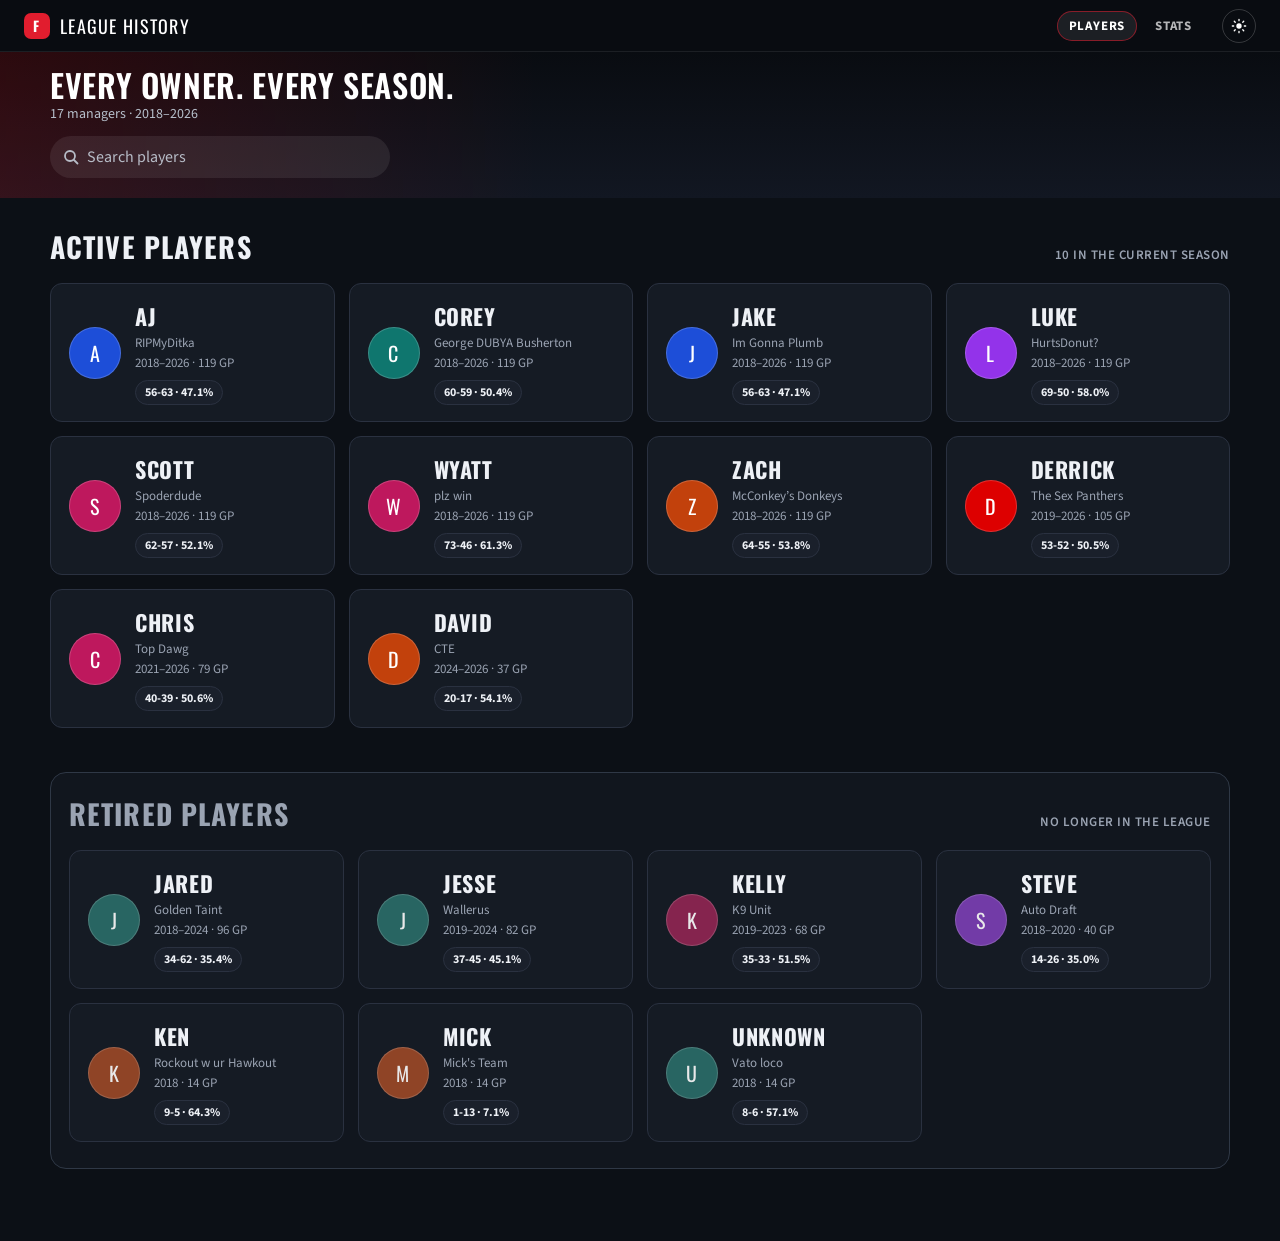
<file: docs/index.html>
<!DOCTYPE html>
<html lang="en" data-theme="dark">
  <head>
    <meta charset="utf-8" />
    <meta name="viewport" content="width=device-width, initial-scale=1" />
    <title>League History</title>
    <script>
      (function () {
        try {
          var theme = localStorage.getItem("fs-theme");
          document.documentElement.setAttribute("data-theme", theme === "light" ? "light" : "dark");
        } catch (e) {
          document.documentElement.setAttribute("data-theme", "dark");
        }
      })();
    </script>
    <link rel="icon" href="./favicon.svg" />
    <link rel="preconnect" href="https://fonts.googleapis.com" />
    <link rel="preconnect" href="https://fonts.gstatic.com" crossorigin />
    <link
      href="https://fonts.googleapis.com/css2?family=Oswald:wght@500;600&family=Source+Sans+3:wght@400;600;700&display=swap"
      rel="stylesheet"
    />
    <link rel="stylesheet" href="./css/styles.css" />
  </head>
  <body>
    <header class="topbar">
      <a class="brand" href="./">
        <div class="brand-mark">F</div>
        <span>League History</span>
      </a>
      <div class="topbar-end">
        <nav>
          <a class="active" href="./">Players</a>
          <a href="./stats.html">Stats</a>
        </nav>
        <button type="button" class="theme-toggle" id="theme-toggle" aria-label="Switch to light mode">
          <svg class="icon-sun" viewBox="0 0 24 24" aria-hidden="true">
            <circle cx="12" cy="12" r="4" fill="currentColor" />
            <path
              d="M12 2v2M12 20v2M4.93 4.93l1.41 1.41M17.66 17.66l1.41 1.41M2 12h2M20 12h2M4.93 19.07l1.41-1.41M17.66 6.34l1.41-1.41"
              fill="none"
              stroke="currentColor"
              stroke-width="2"
              stroke-linecap="round"
            />
          </svg>
          <svg class="icon-moon" viewBox="0 0 24 24" aria-hidden="true">
            <path
              fill="currentColor"
              d="M21 14.55A8.5 8.5 0 1 1 9.45 3 7 7 0 0 0 21 14.55z"
            />
          </svg>
        </button>
      </div>
    </header>
    <section class="hero">
      <div class="wrap">
        <h1>Every owner. Every season.</h1>
        <p id="hero-copy">Loading league history…</p>
        <div class="search">
          <input id="search" type="search" placeholder="Search players" />
        </div>
      </div>
    </section>
    <main class="wrap" id="rosters">
      <p class="empty">Loading players…</p>
    </main>
    <script src="./js/app.js"></script>
    <script>
      bootIndex();
    </script>
  </body>
</html>
</file>
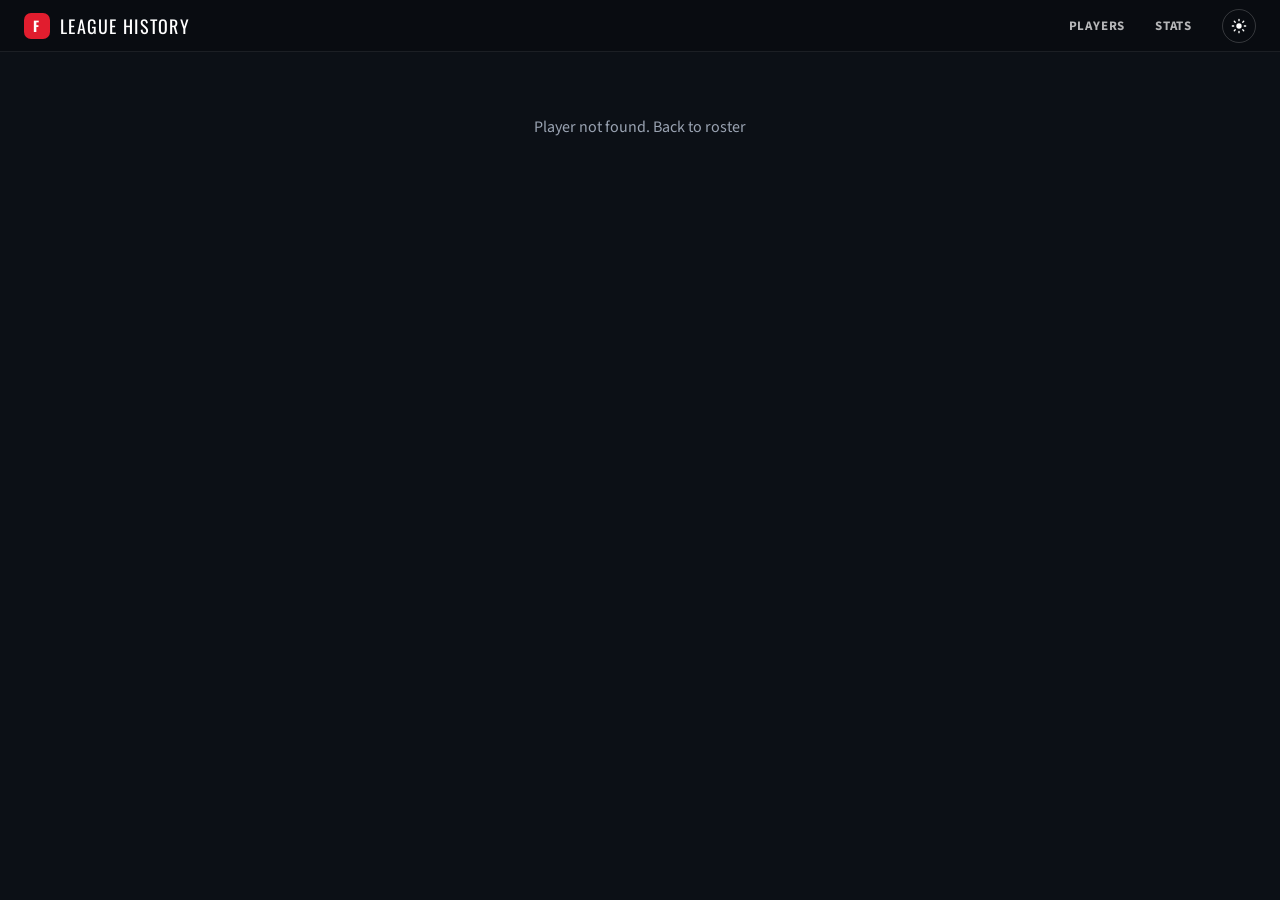
<file: docs/player.html>
<!DOCTYPE html>
<html lang="en" data-theme="dark">
  <head>
    <meta charset="utf-8" />
    <meta name="viewport" content="width=device-width, initial-scale=1" />
    <title>Player</title>
    <script>
      (function () {
        try {
          var theme = localStorage.getItem("fs-theme");
          document.documentElement.setAttribute("data-theme", theme === "light" ? "light" : "dark");
        } catch (e) {
          document.documentElement.setAttribute("data-theme", "dark");
        }
      })();
    </script>
    <link rel="icon" href="./favicon.svg" />
    <link rel="preconnect" href="https://fonts.googleapis.com" />
    <link rel="preconnect" href="https://fonts.gstatic.com" crossorigin />
    <link
      href="https://fonts.googleapis.com/css2?family=Oswald:wght@500;600&family=Source+Sans+3:wght@400;600;700&display=swap"
      rel="stylesheet"
    />
    <link rel="stylesheet" href="./css/styles.css" />
  </head>
  <body>
    <header class="topbar">
      <a class="brand" href="./">
        <div class="brand-mark">F</div>
        <span>League History</span>
      </a>
      <div class="topbar-end">
        <nav>
          <a href="./">Players</a>
          <a href="./stats.html">Stats</a>
        </nav>
        <button type="button" class="theme-toggle" id="theme-toggle" aria-label="Switch to light mode">
          <svg class="icon-sun" viewBox="0 0 24 24" aria-hidden="true">
            <circle cx="12" cy="12" r="4" fill="currentColor" />
            <path
              d="M12 2v2M12 20v2M4.93 4.93l1.41 1.41M17.66 17.66l1.41 1.41M2 12h2M20 12h2M4.93 19.07l1.41-1.41M17.66 6.34l1.41-1.41"
              fill="none"
              stroke="currentColor"
              stroke-width="2"
              stroke-linecap="round"
            />
          </svg>
          <svg class="icon-moon" viewBox="0 0 24 24" aria-hidden="true">
            <path
              fill="currentColor"
              d="M21 14.55A8.5 8.5 0 1 1 9.45 3 7 7 0 0 0 21 14.55z"
            />
          </svg>
        </button>
      </div>
    </header>
    <div id="player-root">
      <p class="loading">Loading player…</p>
    </div>
    <script src="./js/app.js"></script>
    <script>
      bootPlayer();
    </script>
  </body>
</html>
</file>
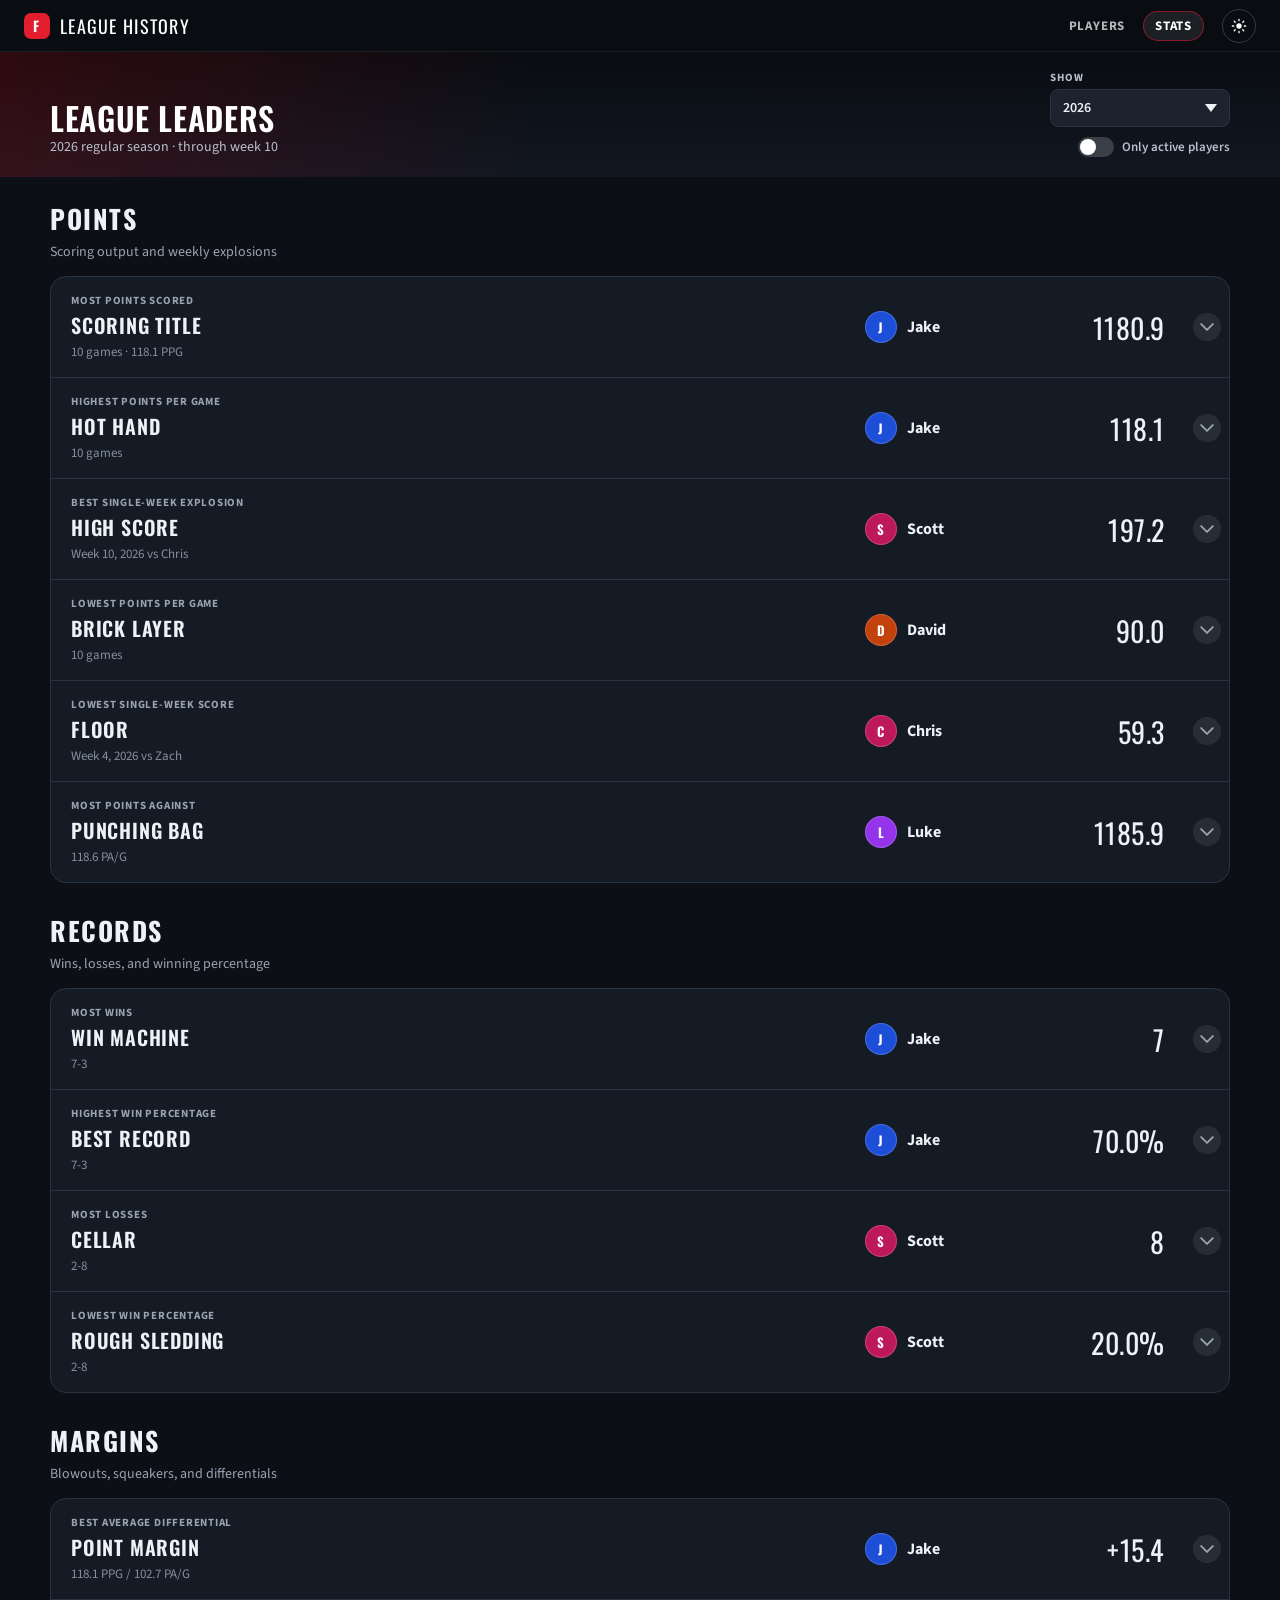
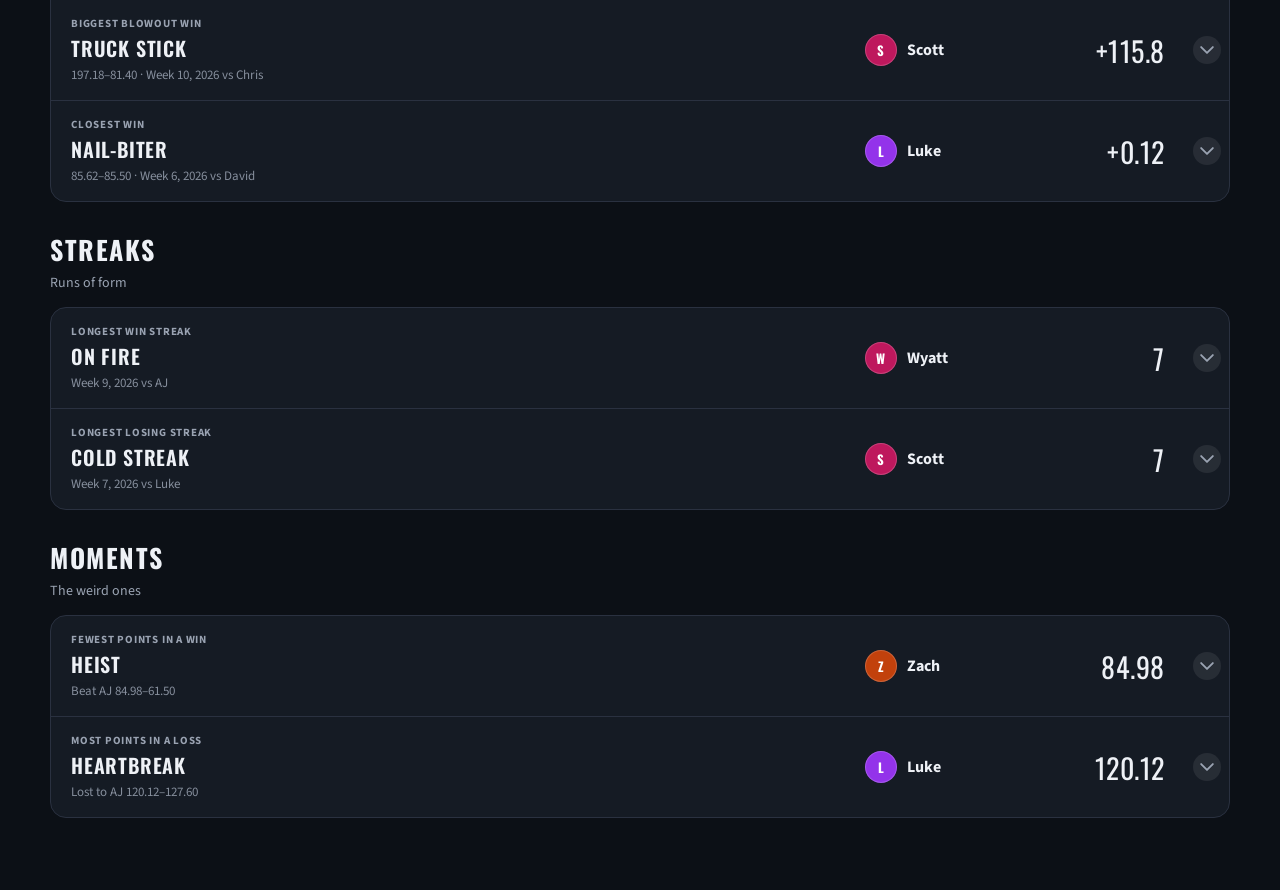
<file: docs/stats.html>
<!DOCTYPE html>
<html lang="en" data-theme="dark">
  <head>
    <meta charset="utf-8" />
    <meta name="viewport" content="width=device-width, initial-scale=1" />
    <title>League Stats</title>
    <script>
      (function () {
        try {
          var theme = localStorage.getItem("fs-theme");
          document.documentElement.setAttribute("data-theme", theme === "light" ? "light" : "dark");
        } catch (e) {
          document.documentElement.setAttribute("data-theme", "dark");
        }
      })();
    </script>
    <link rel="icon" href="./favicon.svg" />
    <link rel="preconnect" href="https://fonts.googleapis.com" />
    <link rel="preconnect" href="https://fonts.gstatic.com" crossorigin />
    <link
      href="https://fonts.googleapis.com/css2?family=Oswald:wght@500;600&family=Source+Sans+3:wght@400;600;700&display=swap"
      rel="stylesheet"
    />
    <link rel="stylesheet" href="./css/styles.css" />
  </head>
  <body>
    <header class="topbar">
      <a class="brand" href="./">
        <div class="brand-mark">F</div>
        <span>League History</span>
      </a>
      <div class="topbar-end">
        <nav>
          <a href="./">Players</a>
          <a class="active" href="./stats.html">Stats</a>
        </nav>
        <button type="button" class="theme-toggle" id="theme-toggle" aria-label="Switch to light mode">
          <svg class="icon-sun" viewBox="0 0 24 24" aria-hidden="true">
            <circle cx="12" cy="12" r="4" fill="currentColor" />
            <path
              d="M12 2v2M12 20v2M4.93 4.93l1.41 1.41M17.66 17.66l1.41 1.41M2 12h2M20 12h2M4.93 19.07l1.41-1.41M17.66 6.34l1.41-1.41"
              fill="none"
              stroke="currentColor"
              stroke-width="2"
              stroke-linecap="round"
            />
          </svg>
          <svg class="icon-moon" viewBox="0 0 24 24" aria-hidden="true">
            <path
              fill="currentColor"
              d="M21 14.55A8.5 8.5 0 1 1 9.45 3 7 7 0 0 0 21 14.55z"
            />
          </svg>
        </button>
      </div>
    </header>
    <section class="hero">
      <div class="wrap hero-split">
        <div>
          <h1>League leaders</h1>
          <p id="hero-copy">Loading stats…</p>
        </div>
        <div class="scope-stack">
          <label class="scope">
            <span>Show</span>
            <select id="scope"></select>
          </label>
          <label class="active-toggle">
            <input id="active-only" type="checkbox" />
            <span class="switch" aria-hidden="true"></span>
            <span>Only active players</span>
          </label>
        </div>
      </div>
    </section>
    <main class="wrap" id="stats-root">
      <p class="empty">Loading stats…</p>
    </main>
    <script src="./js/app.js"></script>
    <script>
      bootStats();
    </script>
  </body>
</html>
</file>
<file: docs/css/styles.css>
:root {
  --red: #e11d2e;
  --red-dark: #a80c0c;
  --sans: "Source Sans 3", "Helvetica Neue", Helvetica, Arial, sans-serif;
  --display: "Oswald", "Arial Narrow", sans-serif;
  --radius: 16px;
  --radius-sm: 12px;
  --radius-xs: 8px;
  color-scheme: dark;
  --ink: #eef1f6;
  --muted: #9aa3b2;
  --line: #2a3140;
  --paper: #151b24;
  --wash: #0c1016;
  --navy: #090c11;
  --navy-2: #121722;
  --good: #3dd68c;
  --bad: #ff6b6b;
  --shadow: 0 16px 40px rgba(0, 0, 0, 0.32);
  --hover-row: #1c232f;
  --career-bg: #1a202b;
  --leader-hover: #1c232f;
  --leader-more: #10151e;
  --retired-bg: #11161e;
  --retired-border: #2f3846;
  --card-hover-border: rgba(225, 29, 46, 0.45);
  --select-bg: #1c232f;
  --select-text: #eef1f6;
  --select-arrow: url("data:image/svg+xml,%3Csvg xmlns='http://www.w3.org/2000/svg' width='12' height='8'%3E%3Cpath fill='%23eef1f6' d='M0 0l6 8 6-8z'/%3E%3C/svg%3E");
  --hero-muted: #b7c0cc;
  --input-fill: rgba(255, 255, 255, 0.08);
  --input-fill-hover: rgba(255, 255, 255, 0.14);
  --chip: rgba(255, 255, 255, 0.08);
  --chip-line: rgba(255, 255, 255, 0.12);
}

html[data-theme="light"] {
  color-scheme: light;
  --ink: #12151a;
  --muted: #5b6472;
  --line: #e6e8ee;
  --paper: #ffffff;
  --wash: #f3f4f7;
  --navy: #111318;
  --navy-2: #1b1e27;
  --good: #0b7a32;
  --bad: #b42318;
  --shadow: 0 12px 28px rgba(17, 19, 24, 0.08);
  --hover-row: #f4f5f8;
  --career-bg: #f6f7fa;
  --leader-hover: #f7f8fb;
  --leader-more: #eef0f4;
  --retired-bg: #f7f8fb;
  --retired-border: #d9dde6;
  --card-hover-border: rgba(225, 29, 46, 0.35);
  --select-bg: #ffffff;
  --select-text: #12151a;
  --select-arrow: url("data:image/svg+xml,%3Csvg xmlns='http://www.w3.org/2000/svg' width='12' height='8'%3E%3Cpath fill='%2312151a' d='M0 0l6 8 6-8z'/%3E%3C/svg%3E");
  --hero-muted: #c9cdd6;
  --input-fill: rgba(255, 255, 255, 0.1);
  --input-fill-hover: rgba(255, 255, 255, 0.16);
  --chip: rgba(255, 255, 255, 0.1);
  --chip-line: rgba(255, 255, 255, 0.16);
}

* {
  box-sizing: border-box;
}

html,
body {
  margin: 0;
  min-height: 100%;
  background: var(--wash);
  color: var(--ink);
  font-family: var(--sans);
  -webkit-font-smoothing: antialiased;
  transition: background 0.2s ease, color 0.2s ease;
}

a {
  color: inherit;
  text-decoration: none;
}

:focus-visible {
  outline: 2px solid var(--red);
  outline-offset: 3px;
}

.topbar {
  position: sticky;
  top: 0;
  z-index: 20;
  background: var(--navy);
  color: #fff;
  display: flex;
  align-items: center;
  justify-content: space-between;
  padding: 0 24px;
  height: 52px;
  border-bottom: 1px solid rgba(255, 255, 255, 0.08);
}

.topbar-end {
  display: flex;
  align-items: center;
  gap: 18px;
}

.theme-toggle {
  width: 34px;
  height: 34px;
  border-radius: 50%;
  border: 1px solid rgba(255, 255, 255, 0.18);
  background: transparent;
  color: #fff;
  display: grid;
  place-items: center;
  cursor: pointer;
  transition: background 0.2s ease, border-color 0.2s ease, transform 0.2s ease;
}

.theme-toggle:hover {
  background: rgba(255, 255, 255, 0.08);
  border-color: rgba(255, 255, 255, 0.35);
  transform: scale(1.05);
}

.theme-toggle svg {
  width: 16px;
  height: 16px;
  fill: currentColor;
}

html[data-theme="dark"] .icon-moon,
html[data-theme="light"] .icon-sun {
  display: none;
}

.brand {
  display: flex;
  align-items: center;
  gap: 10px;
  font-family: var(--display);
  letter-spacing: 0.08em;
  text-transform: uppercase;
}

.brand-mark {
  width: 26px;
  height: 26px;
  border-radius: 7px;
  background: var(--red);
  color: #fff;
  display: grid;
  place-items: center;
  font-size: 14px;
  font-weight: 700;
  transition: transform 0.2s ease;
}

.brand span {
  font-size: 18px;
}

.topbar nav {
  display: flex;
  gap: 6px;
  font-size: 13px;
  font-weight: 700;
  letter-spacing: 0.06em;
  text-transform: uppercase;
}

.topbar nav a {
  opacity: 0.7;
  padding: 6px 12px;
  border-radius: 999px;
  transition: opacity 0.2s ease, background 0.2s ease, color 0.2s ease;
}

.topbar nav a:hover,
.topbar nav a.active {
  opacity: 1;
  background: rgba(255, 255, 255, 0.08);
}

.topbar nav a.active {
  box-shadow: inset 0 0 0 1px rgba(225, 29, 46, 0.55);
}

.brand:hover .brand-mark {
  transform: scale(1.06);
}

.hero,
.player-hero {
  background:
    linear-gradient(90deg, rgba(208, 0, 0, 0.18), transparent 42%),
    linear-gradient(180deg, var(--navy) 0%, var(--navy-2) 100%);
  color: #fff;
}

.hero {
  padding: 18px 24px 20px;
}

.hero h1,
.player-id h1 {
  font-family: var(--display);
  font-weight: 600;
  letter-spacing: 0.02em;
  text-transform: uppercase;
  margin: 0;
  line-height: 0.95;
}

.hero h1 {
  font-size: clamp(22px, 2.8vw, 32px);
  max-width: 900px;
}

.hero p,
.sub {
  margin: 4px 0 0;
  color: var(--hero-muted);
  font-size: 14px;
}

.wrap {
  width: min(1180px, calc(100% - 32px));
  margin: 0 auto;
}

.search {
  margin: 12px 0 0;
  max-width: 340px;
}

.search input {
  width: 100%;
  border: 1px solid transparent;
  border-radius: 999px;
  background: var(--input-fill) url("data:image/svg+xml,%3Csvg xmlns='http://www.w3.org/2000/svg' width='16' height='16' fill='none' stroke='%23b7bcc7' stroke-width='1.8'%3E%3Ccircle cx='7' cy='7' r='5'/%3E%3Cpath d='M11 11l3.5 3.5' stroke-linecap='round'/%3E%3C/svg%3E") no-repeat 12px center;
  color: #fff;
  padding: 9px 14px 9px 36px;
  font: inherit;
  outline: none;
  transition: background 0.2s ease, border-color 0.2s ease;
}

.search input:hover,
.search input:focus {
  background-color: var(--input-fill-hover);
  border-color: rgba(255, 255, 255, 0.16);
}

.search input::placeholder {
  color: #b7bcc7;
}

.hero-split {
  display: flex;
  justify-content: space-between;
  align-items: flex-end;
  gap: 20px;
  flex-wrap: wrap;
}

.scope {
  display: flex;
  flex-direction: column;
  gap: 4px;
  font-size: 11px;
  font-weight: 700;
  letter-spacing: 0.08em;
  text-transform: uppercase;
  color: var(--hero-muted);
}

.scope select {
  appearance: none;
  background: var(--select-bg) var(--select-arrow) no-repeat right 12px center;
  color: var(--select-text);
  border: 1px solid var(--line);
  border-radius: var(--radius-xs);
  min-width: 180px;
  padding: 8px 36px 8px 12px;
  font: 600 14px var(--sans);
  cursor: pointer;
  transition: border-color 0.2s ease, box-shadow 0.2s ease;
}

.scope select:hover,
.scope select:focus {
  outline: none;
  border-color: color-mix(in srgb, var(--red) 55%, var(--line));
  box-shadow: 0 0 0 3px color-mix(in srgb, var(--red) 18%, transparent);
}

.scope-stack {
  display: flex;
  flex-direction: column;
  align-items: flex-end;
  gap: 10px;
}

.active-toggle {
  position: relative;
  display: flex;
  align-items: center;
  gap: 8px;
  color: var(--hero-muted);
  font-size: 13px;
  font-weight: 600;
  cursor: pointer;
  user-select: none;
}

.active-toggle input {
  position: absolute;
  opacity: 0;
  width: 1px;
  height: 1px;
}

.active-toggle .switch {
  width: 36px;
  height: 20px;
  flex: none;
  border-radius: 999px;
  background: rgba(255, 255, 255, 0.18);
  position: relative;
  transition: background 0.2s ease;
}

.active-toggle .switch::after {
  content: "";
  position: absolute;
  top: 2px;
  left: 2px;
  width: 16px;
  height: 16px;
  border-radius: 50%;
  background: #fff;
  transition: transform 0.2s ease;
}

.active-toggle input:checked + .switch {
  background: var(--red);
}

.active-toggle input:checked + .switch::after {
  transform: translateX(16px);
}

.active-toggle input:focus-visible + .switch {
  outline: 2px solid var(--red);
  outline-offset: 3px;
}

.active-toggle:hover {
  color: #fff;
}

.stat-page {
  padding: 22px 0 72px;
  display: grid;
  gap: 28px;
}

.stat-block h2 {
  margin: 0;
  font-family: var(--display);
  font-size: 26px;
  letter-spacing: 0.06em;
  text-transform: uppercase;
}

.stat-block p {
  margin: 4px 0 14px;
  color: var(--muted);
  font-size: 14px;
}

.leaderboard {
  background: var(--paper);
  border: 1px solid var(--line);
  border-radius: var(--radius);
  overflow: hidden;
}

.leader-group {
  border-bottom: 1px solid var(--line);
}

.leader-group:last-child {
  border-bottom: 0;
}

.leader,
.leader-follow {
  display: grid;
  grid-template-columns: minmax(0, 1fr) 168px 7.5rem 44px;
  column-gap: 12px;
  align-items: center;
  position: relative;
}

.leader {
  padding: 16px 8px 16px 20px;
  transition: background 0.2s ease;
}

.leader::before {
  content: "";
  position: absolute;
  left: 0;
  top: 0;
  bottom: 0;
  width: 0;
  background: var(--red);
  transition: width 0.2s ease;
  z-index: 1;
}

.leader:hover,
.leader-follow:hover {
  background: var(--leader-hover);
}

.leader:hover::before,
.leader-group.is-open .leader::before {
  width: 3px;
}

.leader-expand {
  position: absolute;
  inset: 0;
  z-index: 0;
  border: 0;
  background: transparent;
  cursor: pointer;
}

.leader-expand:focus-visible {
  outline: none;
}

.leader:has(.leader-expand:focus-visible) {
  box-shadow: inset 0 0 0 2px var(--red);
}

.leader-copy,
.leader-stat,
.leader-toggle {
  position: relative;
  z-index: 1;
  pointer-events: none;
}

.leader-copy .kicker {
  display: block;
  color: var(--muted);
  font-size: 11px;
  font-weight: 700;
  letter-spacing: 0.07em;
  text-transform: uppercase;
}

.leader-copy strong {
  display: block;
  margin-top: 2px;
  font-family: var(--display);
  font-size: 20px;
  letter-spacing: 0.04em;
  text-transform: uppercase;
  font-weight: 600;
}

.leader-copy .detail {
  display: block;
  margin-top: 3px;
  color: var(--muted);
  font-size: 13px;
  max-width: 420px;
  opacity: 0.85;
  transition: opacity 0.2s ease, color 0.2s ease;
}

.leader:hover .leader-copy .detail {
  opacity: 1;
  color: var(--ink);
}

.leader-who {
  position: relative;
  z-index: 2;
  display: flex;
  align-items: center;
  gap: 10px;
  min-width: 0;
  font-weight: 700;
  border-radius: 999px;
  transition: color 0.2s ease;
}

.leader-who .avatar {
  width: 32px;
  height: 32px;
  font-size: 13px;
  flex: none;
  transition: transform 0.2s ease;
}

.leader-who span {
  overflow: hidden;
  text-overflow: ellipsis;
  white-space: nowrap;
}

.leader-who:hover {
  color: var(--red);
}

.leader-who:hover .avatar {
  transform: scale(1.08);
}

.leader-stat {
  font-family: var(--display);
  font-size: 28px;
  letter-spacing: 0.02em;
  text-align: right;
  font-variant-numeric: tabular-nums;
  transition: color 0.2s ease;
}

.leader:hover .leader-stat,
.leader-follow:hover .leader-stat {
  color: var(--red);
}

.leader-toggle {
  width: 28px;
  height: 28px;
  justify-self: end;
  color: var(--muted);
  display: grid;
  place-items: center;
  border-radius: 50%;
  background: var(--chip);
  transition: color 0.2s ease, transform 0.2s ease, background 0.2s ease;
}

.leader-toggle svg {
  width: 14px;
  height: 14px;
}

.leader-toggle.is-empty {
  visibility: hidden;
  background: transparent;
}

.leader:hover .leader-toggle {
  color: var(--ink);
  background: color-mix(in srgb, var(--red) 16%, var(--chip));
}

.leader-group.is-open .leader-toggle svg {
  transform: rotate(180deg);
}

.leader-more {
  display: none;
  background: var(--leader-more);
}

.leader-group.is-open .leader-more {
  display: block;
}

.leader-follow {
  padding: 10px 8px 10px 20px;
  border-top: 1px solid var(--line);
}

.follow-copy {
  display: flex;
  align-items: center;
  gap: 12px;
  min-width: 0;
}

.leader-follow .rank {
  flex: none;
  width: 1.4em;
  text-align: right;
  font-family: var(--display);
  color: var(--muted);
  font-size: 16px;
  letter-spacing: 0.04em;
}

.leader-follow .follow-detail {
  color: var(--muted);
  font-size: 13px;
  min-width: 0;
  overflow: hidden;
  text-overflow: ellipsis;
  white-space: nowrap;
}

.leader-follow .leader-stat {
  font-size: 20px;
}

@media (max-width: 720px) {
  .leader,
  .leader-follow {
    grid-template-columns: minmax(0, 1fr) 124px 4.75rem 36px;
    column-gap: 8px;
    padding-left: 16px;
  }

  .leader-stat {
    font-size: 22px;
  }
}

.roster {
  padding: 28px 0 12px;
}

.roster-head {
  display: flex;
  align-items: baseline;
  justify-content: space-between;
  gap: 12px;
  margin-bottom: 16px;
}

.roster-head h2 {
  margin: 0;
  font-family: var(--display);
  font-size: 28px;
  letter-spacing: 0.04em;
  text-transform: uppercase;
}

.roster-head p {
  margin: 0;
  color: var(--muted);
  font-size: 13px;
  font-weight: 600;
  letter-spacing: 0.04em;
  text-transform: uppercase;
}

.retired {
  margin: 12px 0 72px;
  padding: 20px 18px 6px;
  border: 1px solid var(--retired-border);
  border-radius: var(--radius);
  background: var(--retired-bg);
}

.retired .roster-head h2 {
  color: var(--muted);
}

.retired .card {
  background: var(--paper);
  box-shadow: none;
  border: 1px solid var(--line);
}

.retired .avatar {
  filter: grayscale(0.35);
  opacity: 0.9;
}

.grid {
  display: grid;
  grid-template-columns: repeat(auto-fill, minmax(250px, 1fr));
  gap: 14px;
  padding: 0 0 20px;
}

.card {
  background: var(--paper);
  border: 1px solid var(--line);
  border-radius: var(--radius-sm);
  box-shadow: none;
  padding: 16px 18px;
  display: grid;
  grid-template-columns: 52px 1fr;
  gap: 14px;
  align-items: center;
  transition: transform 0.2s ease, box-shadow 0.2s ease, border-color 0.2s ease;
}

.card:hover {
  transform: translateY(-2px);
  border-color: var(--card-hover-border);
  box-shadow: var(--shadow);
}

.card:hover h2 {
  color: var(--red);
}

.avatar {
  width: 52px;
  height: 52px;
  border-radius: 50%;
  display: grid;
  place-items: center;
  color: #fff;
  font-family: var(--display);
  font-size: 20px;
  letter-spacing: 0.04em;
  box-shadow: inset 0 0 0 1px rgba(255, 255, 255, 0.18);
  transition: transform 0.2s ease;
}

.card:hover .avatar {
  transform: scale(1.06);
}

.card h2 {
  margin: 0;
  font-size: 22px;
  font-family: var(--display);
  text-transform: uppercase;
  letter-spacing: 0.03em;
  transition: color 0.2s ease;
}

.meta,
.tiny {
  color: var(--muted);
  font-size: 13px;
  margin-top: 2px;
}

.card .record {
  display: inline-flex;
  margin-top: 8px;
  padding: 3px 9px;
  border-radius: 999px;
  background: var(--career-bg);
  border: 1px solid var(--line);
  font-weight: 700;
  font-size: 12px;
}

.player-hero {
  padding: 14px 0 16px;
}

.player-hero-grid {
  display: grid;
  grid-template-columns: auto 1fr minmax(240px, 300px);
  gap: 20px;
  align-items: center;
}

.player-avatar {
  width: 84px;
  height: 84px;
  border-radius: 50%;
  display: grid;
  place-items: center;
  font-family: var(--display);
  font-size: 32px;
  color: #fff;
  border: 3px solid rgba(255, 255, 255, 0.18);
  box-shadow: 0 10px 24px rgba(0, 0, 0, 0.25);
}

.player-id h1 {
  font-size: clamp(28px, 4vw, 40px);
}

.player-id .team {
  margin-top: 6px;
  font-size: 14px;
  color: var(--hero-muted);
}

.fact-row {
  display: flex;
  flex-wrap: wrap;
  gap: 8px;
  margin-top: 12px;
}

.fact {
  display: inline-flex;
  align-items: baseline;
  gap: 7px;
  padding: 6px 10px;
  border-radius: 999px;
  background: var(--chip);
  border: 1px solid var(--chip-line);
  font-size: 13px;
}

.fact span {
  color: var(--hero-muted);
  text-transform: uppercase;
  letter-spacing: 0.06em;
  font-size: 10px;
  font-weight: 700;
}

.fact b {
  font-weight: 700;
}

.statbox {
  background: var(--paper);
  color: var(--ink);
  overflow: hidden;
  border: 1px solid var(--line);
  border-radius: var(--radius-sm);
}

.statbox h2 {
  margin: 0;
  background: var(--red);
  color: #fff;
  text-align: center;
  font-size: 12px;
  letter-spacing: 0.08em;
  text-transform: uppercase;
  padding: 8px;
}

.statbox-grid {
  display: grid;
  grid-template-columns: repeat(4, 1fr);
}

.statbox-grid div {
  padding: 14px 8px 16px;
  text-align: center;
  border-left: 1px solid var(--line);
}

.statbox-grid div:first-child {
  border-left: 0;
}

.statbox-grid span {
  display: block;
  color: var(--muted);
  font-size: 11px;
  font-weight: 700;
  letter-spacing: 0.06em;
  text-transform: uppercase;
}

.statbox-grid strong {
  display: block;
  margin-top: 4px;
  font-size: 24px;
  font-family: var(--display);
  font-weight: 600;
  line-height: 1;
}

.panel {
  background: var(--paper);
  margin: 20px auto 72px;
  padding: 22px 24px 18px;
  border: 1px solid var(--line);
  border-radius: var(--radius);
}

.panel-head {
  display: flex;
  justify-content: space-between;
  align-items: baseline;
  gap: 12px;
  margin-bottom: 18px;
}

.panel h2 {
  margin: 0;
  font-family: var(--display);
  font-size: 24px;
  letter-spacing: 0.04em;
  text-transform: uppercase;
}

.table-wrap {
  overflow-x: auto;
  border-radius: var(--radius-xs);
}

table {
  width: 100%;
  border-collapse: collapse;
  font-size: 14px;
}

th {
  text-align: left;
  font-size: 11px;
  letter-spacing: 0.05em;
  text-transform: uppercase;
  color: var(--muted);
  font-weight: 700;
  padding: 8px 10px;
  border-bottom: 1px solid var(--line);
  white-space: nowrap;
}

td {
  padding: 9px 10px;
  border-bottom: 1px solid var(--line);
  white-space: nowrap;
}

td.num,
th.num {
  text-align: right;
  font-variant-numeric: tabular-nums;
}

tbody tr {
  transition: background 0.15s ease;
}

tbody tr:hover {
  background: var(--hover-row);
}

.career-row td {
  font-weight: 700;
  border-bottom: 0;
  background: var(--career-bg);
}

.career-row td:first-child {
  border-bottom-left-radius: var(--radius-xs);
}

.career-row td:last-child {
  border-bottom-right-radius: var(--radius-xs);
}

.win {
  color: var(--good);
  font-weight: 700;
}

.loss {
  color: var(--bad);
  font-weight: 700;
}

.back {
  display: inline-block;
  margin-bottom: 8px;
  color: var(--hero-muted);
  font-size: 12px;
  font-weight: 700;
  letter-spacing: 0.04em;
  text-transform: uppercase;
  transition: color 0.2s ease;
}

.back:hover {
  color: #fff;
}

.empty,
.loading {
  padding: 48px 24px;
  text-align: center;
  color: var(--muted);
}

@media (max-width: 860px) {
  .player-hero-grid {
    grid-template-columns: 1fr;
    justify-items: start;
  }

  .statbox {
    width: 100%;
  }

  .topbar {
    padding: 0 14px;
  }

  .brand span {
    font-size: 15px;
  }
}

@media (prefers-reduced-motion: reduce) {
  *,
  *::before,
  *::after {
    transition: none !important;
    scroll-behavior: auto !important;
  }
}
</file>
